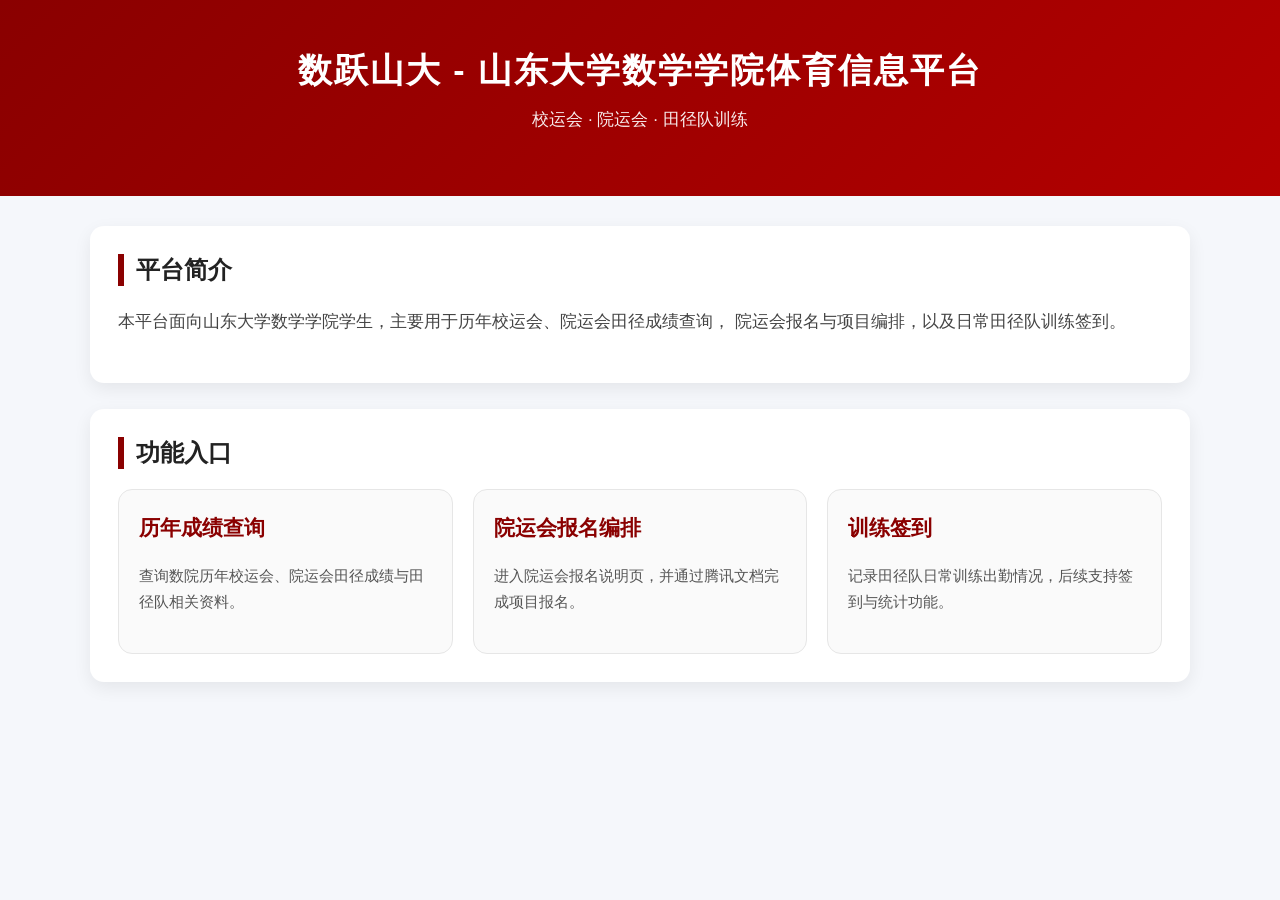
<file: index.html>
<!DOCTYPE html>
<html lang="zh-CN">

<head>
    <meta charset="UTF-8">

    <!-- 浏览器标签页标题 -->
    <title>数跃山大 - 山东大学数学学院体育信息平台</title>

    <!-- 
      引入 CSS 样式文件。

      当前 index.html 在项目根目录：
      math-sports-platform/index.html

      style.css 在：
      math-sports-platform/css/style.css

      所以路径是：
      ./css/style.css
    -->
    <link rel="stylesheet" href="./css/style.css">
</head>

<body>

    <!-- 
      页面顶部标题区域。
      header 通常用来放网站标题、简介、导航等内容。
    -->
    <header class="header">
        <h1>数跃山大 - 山东大学数学学院体育信息平台</h1>
        <p>校运会 · 院运会 · 田径队训练</p>
    </header>

    <!-- 
      main 表示网页主体内容。
      一个页面通常只有一个 main。
    -->
    <main class="main">

        <!-- 平台简介模块 -->
        <section class="intro">
            <h2>平台简介</h2>

            <p>
                本平台面向山东大学数学学院学生，主要用于历年校运会、院运会田径成绩查询，
                院运会报名与项目编排，以及日常田径队训练签到。
            </p>
        </section>

        <!-- 功能入口模块 -->
        <section class="features">
            <h2>功能入口</h2>

            <!-- 
              feature-list 是功能卡片的外层容器。
              里面每一个 feature-card 都是一个功能入口。
            -->
            <div class="feature-list">

                <!-- 
                  历年成绩查询入口。
                  点击后跳转到：
                  pages/historical-results-query/results.html
                -->
                <a class="feature-card" href="./pages/historical-results-query/results.html">
                    <h3>历年成绩查询</h3>
                    <p>查询数院历年校运会、院运会田径成绩与田径队相关资料。</p>
                </a>

                <!-- 
                  院运会报名编排入口。
                  点击后先进入报名说明页；
                  在 registration.html 里再跳转到腾讯文档报名表。
                -->
                <a class="feature-card" href="./pages/sports-meeting-registration/registration.html">
                    <h3>院运会报名编排</h3>
                    <p>进入院运会报名说明页，并通过腾讯文档完成项目报名。</p>
                </a>

                <!-- 
                  训练签到入口。
                  当前阶段先作为功能占位页；
                  后续可以接入腾讯文档、问卷表或数据库签到系统。
                -->
                <a class="feature-card" href="./pages/training-checkin/checkin.html">
                    <h3>训练签到</h3>
                    <p>记录田径队日常训练出勤情况，后续支持签到与统计功能。</p>
                </a>

            </div>
        </section>

    </main>

</body>

</html>
</file>
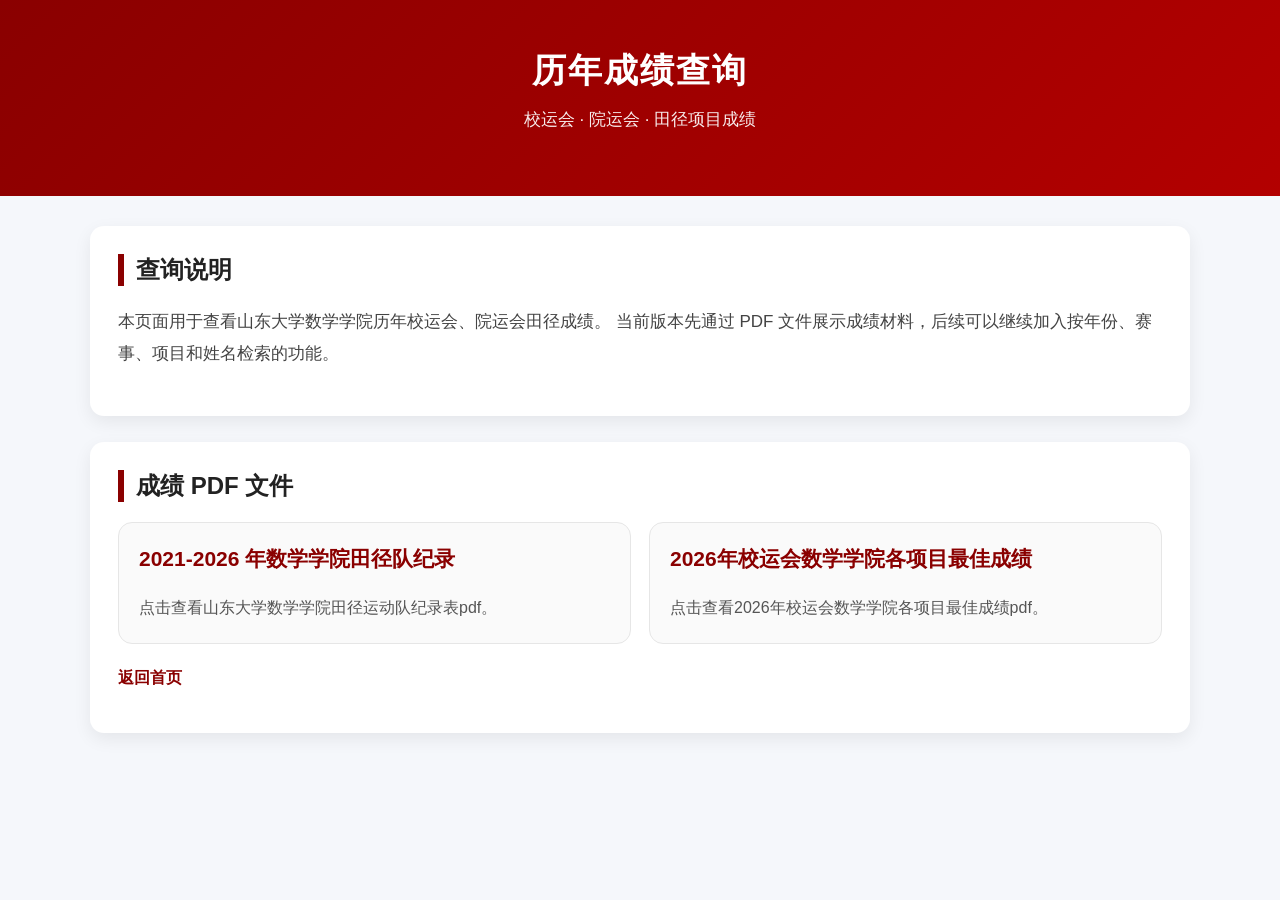
<file: pages/historical-results-query/results.html>
<!DOCTYPE html>
<html lang="zh-CN">

<head>
    <meta charset="UTF-8">

    <!-- 浏览器标签页上显示的标题 -->
    <title>历年成绩查询 - 数跃山大数学学院体育信息平台</title>

    <!-- 
    引入公共样式文件 style.css。
    当前 results.html 的位置是：
    src/pages/historical-results-query/results.html

    style.css 的位置是：
    src/css/style.css

    所以路径要先返回两层到 src：
    ../../
    再进入 css 文件夹：
    ../../css/style.css
  -->
    <link rel="stylesheet" href="../../css/style.css">
</head>

<body>

    <!-- 页面顶部标题区域 -->
    <header class="header">
        <h1>历年成绩查询</h1>
        <p>校运会 · 院运会 · 田径项目成绩</p>
    </header>

    <!-- 页面主体内容 -->
    <main class="main">

        <!-- 查询说明模块 -->
        <section class="intro">
            <h2>查询说明</h2>
            <p>
                本页面用于查看山东大学数学学院历年校运会、院运会田径成绩。
                当前版本先通过 PDF 文件展示成绩材料，后续可以继续加入按年份、赛事、项目和姓名检索的功能。
            </p>
        </section>

        <!-- PDF 文件列表模块 -->
        <section class="features">
            <h2>成绩 PDF 文件</h2>

            <!-- 
    pdf-list 用来包住所有 PDF 链接。
    以后有多个 PDF，就继续往这里加。
  -->
            <div class="pdf-list">

                <!-- 
      a 标签表示链接。
      href 写 PDF 文件的位置。
      target="_blank" 表示点击后在新标签页打开 PDF。
    -->
                <a class="pdf-card" href="./pdf-files/山东大学数学学院田径运动队纪录表.pdf" target="_blank">
                    <h3>2021-2026 年数学学院田径队纪录</h3>
                    <p>点击查看山东大学数学学院田径运动队纪录表pdf。</p>
                </a>

                <a class="pdf-card" href="./pdf-files/2026年校运会数学学院各项目最佳成绩.pdf" target="_blank">
                    <h3>2026年校运会数学学院各项目最佳成绩</h3>
                    <p>点击查看2026年校运会数学学院各项目最佳成绩pdf。</p>
                </a>
            </div>

            <!-- 返回首页链接 -->
            <p class="back-link">
                <a href="../../index.html">返回首页</a>
            </p>
        </section>

    </main>

</body>

</html>
</file>
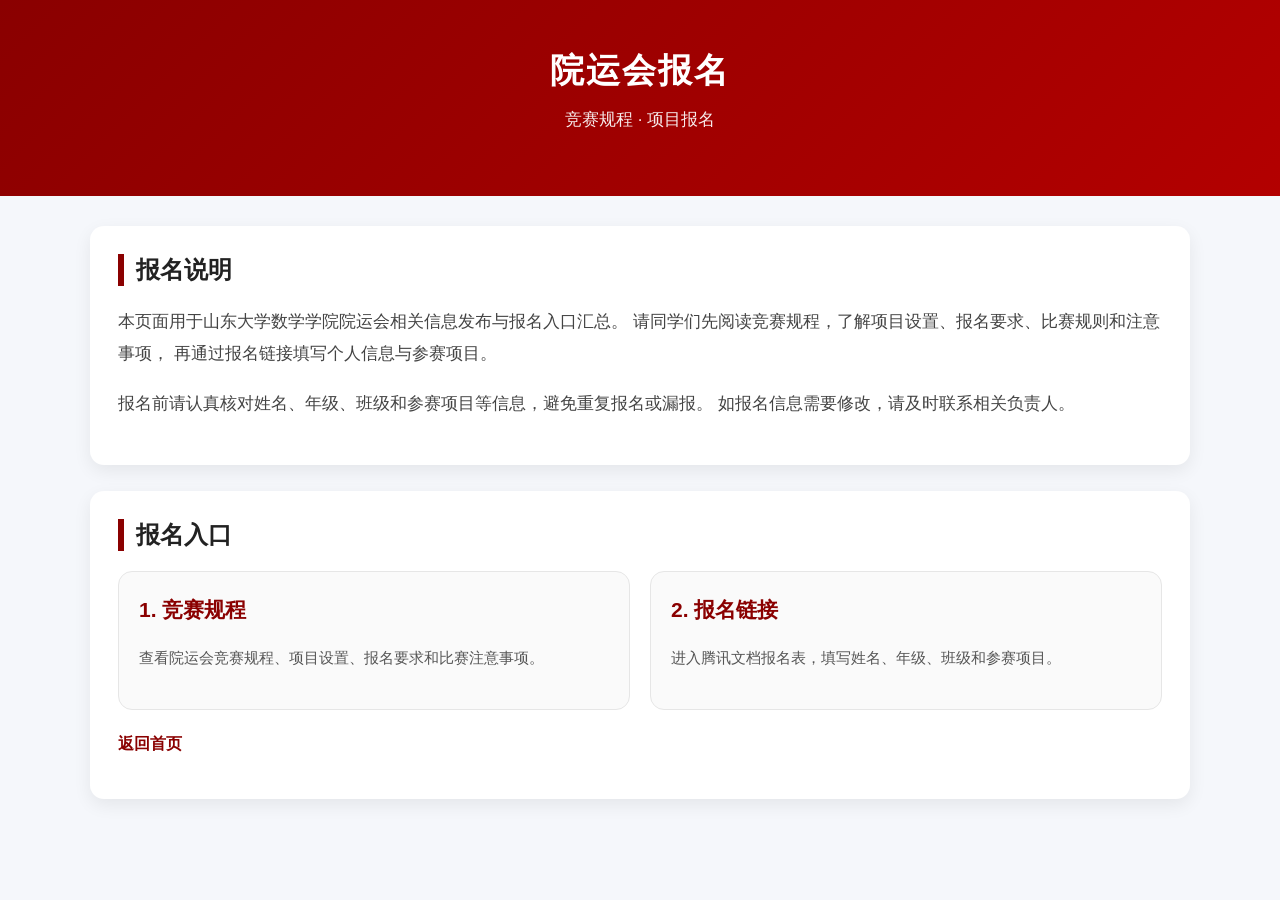
<file: pages/sports-meeting-registration/registration.html>
<!DOCTYPE html>
<html lang="zh-CN">

<head>
    <meta charset="UTF-8">

    <!-- 浏览器标签页标题 -->
    <title>院运会报名 - 数跃山大</title>

    <!-- 
      当前文件位置：
      pages/sports-meeting-registration/registration.html

      CSS 文件位置：
      css/style.css

      所以需要返回两层：
      ../../css/style.css
    -->
    <link rel="stylesheet" href="../../css/style.css">
</head>

<body>

    <!-- 页面顶部标题区域 -->
    <header class="header">
        <h1>院运会报名</h1>
        <p>竞赛规程 · 项目报名</p>
    </header>

    <!-- 页面主体内容 -->
    <main class="main">

        <!-- 页面说明 -->
        <section class="intro">
            <h2>报名说明</h2>

            <p>
                本页面用于山东大学数学学院院运会相关信息发布与报名入口汇总。
                请同学们先阅读竞赛规程，了解项目设置、报名要求、比赛规则和注意事项，
                再通过报名链接填写个人信息与参赛项目。
            </p>

            <p>
                报名前请认真核对姓名、年级、班级和参赛项目等信息，避免重复报名或漏报。
                如报名信息需要修改，请及时联系相关负责人。
            </p>
        </section>

        <!-- 报名相关入口 -->
        <section class="features">
            <h2>报名入口</h2>

            <div class="feature-list">

                <!-- 
                  竞赛规程入口。

                  当前竞赛规程 PDF 放在：
                  pages/sports-meeting-registration/pdf-files/

                  所以这里的路径是：
                  ./pdf-files/2026年山东大学数学学院田径运动会竞赛规程.pdf
                -->
                <a class="feature-card" href="./pdf-files/2026年山东大学数学学院田径运动会竞赛规程.pdf" target="_blank">
                    <h3>1. 竞赛规程</h3>
                    <p>查看院运会竞赛规程、项目设置、报名要求和比赛注意事项。</p>
                </a>

                <!-- 
                  报名链接入口。
                  当前使用腾讯文档作为报名表。
                  target="_blank" 表示在新标签页打开。
                -->
                <a class="feature-card" href="https://docs.qq.com/sheet/DUkV1bUpMYkxsY1Vu?tab=p4ot2v" target="_blank">
                    <h3>2. 报名链接</h3>
                    <p>进入腾讯文档报名表，填写姓名、年级、班级和参赛项目。</p>
                </a>

            </div>

            <!-- 返回首页链接 -->
            <p class="back-link">
                <a href="../../index.html">返回首页</a>
            </p>
        </section>

    </main>

</body>

</html>
</file>
<file: css/style.css>
/* 
  所有元素统一使用 border-box。
  这样设置宽度时会包含 padding 和 border，布局更稳定。
*/
* {
    box-sizing: border-box;
}

/* 页面整体样式 */
body {
    margin: 0;
    font-family: "Microsoft YaHei", Arial, sans-serif;
    background: #f5f7fb;
    color: #222;
}

/* 顶部标题区域 */
.header {
    background: linear-gradient(135deg, #8a0000, #b30000);
    color: white;
    text-align: center;
    padding: 48px 20px;
}

/* 顶部主标题 */
.header h1 {
    margin: 0;
    font-size: 34px;
    letter-spacing: 2px;
}

/* 顶部副标题 */
.header p {
    margin-top: 14px;
    font-size: 17px;
    opacity: 0.92;
}

/* 页面主体区域 */
.main {
    width: 90%;
    max-width: 1100px;
    margin: 30px auto;
}

/* 首页模块卡片：平台简介、功能入口 */
.intro,
.features {
    background: white;
    border-radius: 14px;
    padding: 28px;
    margin-bottom: 26px;
    box-shadow: 0 6px 18px rgba(0, 0, 0, 0.07);
}

/* 模块标题 */
.intro h2,
.features h2 {
    margin-top: 0;
    font-size: 24px;
    border-left: 6px solid #8a0000;
    padding-left: 12px;
}

/* 平台简介文字 */
.intro p {
    font-size: 17px;
    line-height: 1.9;
    color: #444;
}

/* 功能卡片外层布局 */
.feature-list {
    display: flex;
    gap: 20px;
    margin-top: 20px;
}

/* 
  首页功能卡片。
  这里既支持 div，也支持 a 标签。
*/
.feature-card {
    flex: 1;
    display: block;

    background: #fafafa;
    border: 1px solid #e6e6e6;
    border-radius: 14px;
    padding: 24px 20px;

    text-decoration: none;
    color: inherit;

    transition: 0.25s;
}

/* 鼠标放到功能卡片上时的效果 */
.feature-card:hover {
    transform: translateY(-5px);
    box-shadow: 0 8px 22px rgba(0, 0, 0, 0.1);
    border-color: #8a0000;
}

/* 功能卡片标题 */
.feature-card h3 {
    margin-top: 0;
    color: #8a0000;
    font-size: 21px;
}

/* 功能卡片说明文字 */
.feature-card p {
    font-size: 15px;
    line-height: 1.7;
    color: #555;
}

/* PDF 链接列表 */
.pdf-list {
    display: grid;
    grid-template-columns: repeat(auto-fit, minmax(260px, 1fr));
    gap: 18px;
    margin-top: 20px;
}

/* PDF 文件入口卡片 */
.pdf-card {
    display: block;
    padding: 22px 20px;
    border-radius: 14px;
    background: #fafafa;
    border: 1px solid #e6e6e6;

    text-decoration: none;
    color: inherit;

    transition: 0.25s;
}

/* 鼠标放到 PDF 卡片上时的效果 */
.pdf-card:hover {
    transform: translateY(-4px);
    box-shadow: 0 8px 22px rgba(0, 0, 0, 0.1);
    border-color: #8a0000;
}

/* PDF 卡片标题 */
.pdf-card h3 {
    margin-top: 0;
    color: #8a0000;
    font-size: 21px;
}

/* PDF 卡片说明文字 */
.pdf-card p {
    margin-bottom: 0;
    color: #555;
    line-height: 1.7;
}

/* 返回首页区域 */
.back-link {
    margin-top: 24px;
}

/* 返回首页链接 */
.back-link a {
    color: #8a0000;
    text-decoration: none;
    font-weight: bold;
}

/* 鼠标放到返回首页链接上时显示下划线 */
.back-link a:hover {
    text-decoration: underline;
}

/* 手机屏幕适配 */
@media (max-width: 768px) {
    .header h1 {
        font-size: 26px;
    }

    .feature-list {
        flex-direction: column;
    }
}
</file>
